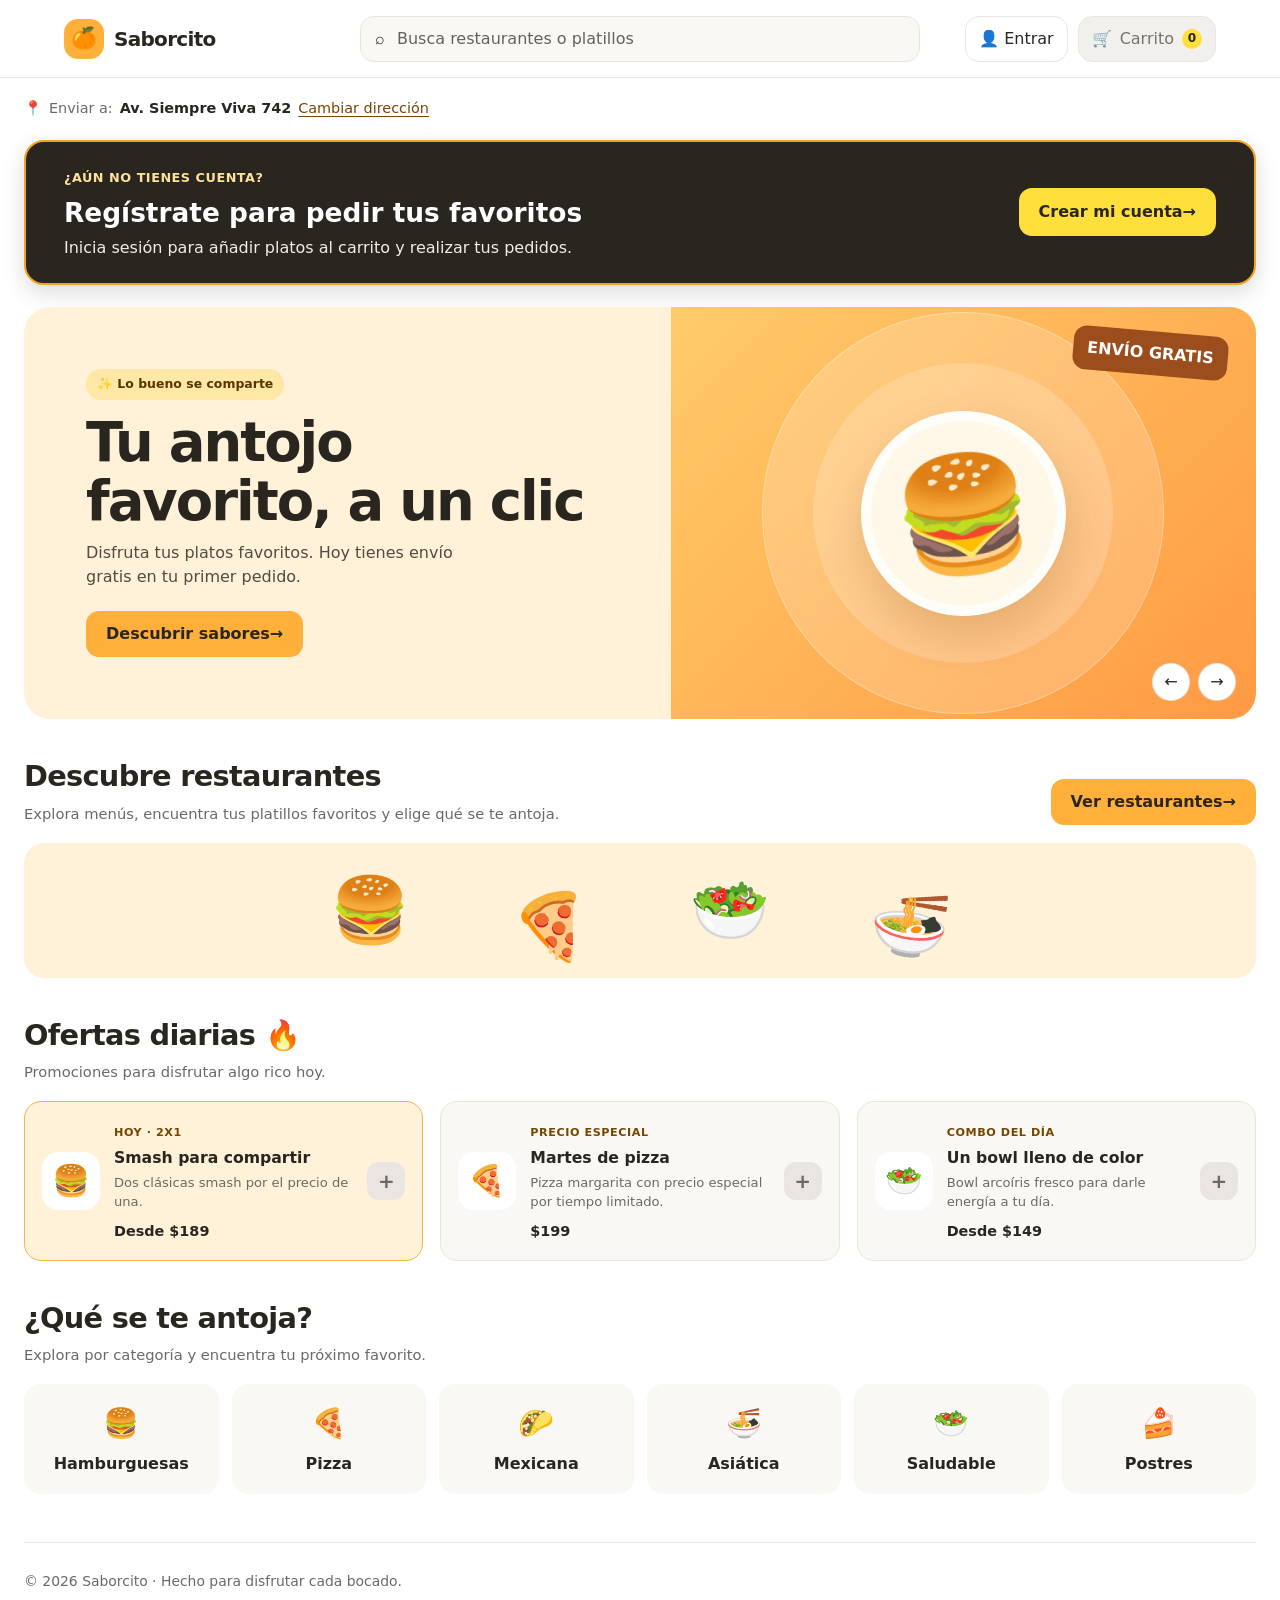
<file: index.html>
<!doctype html>
<html lang="es">
<head>
  <meta charset="utf-8">
  <meta name="viewport" content="width=device-width, initial-scale=1">
  <meta name="theme-color" content="#FFB03B">
  <meta name="description" content="Pide tus platos favoritos y descubre restaurantes cerca de ti en Saborcito.">
  <meta name="saborcito-api-base-url" content="https://gd384485b9fe421-ecommerce.adb.sa-bogota-1.oraclecloudapps.com/ords/admin/v1">
  <title>Saborcito — comida rica, a tu manera</title>
  <link rel="stylesheet" href="styles.css?v=20261028">
</head>
<body>
  <a class="skip-link" href="#contenido">Saltar al contenido principal</a>
  <header class="topbar">
    <a class="brand" href="index.html" aria-label="Saborcito, inicio">
      <span class="brand-mark" aria-hidden="true">🍊</span><span>Saborcito</span>
    </a>
    <div class="search-wrap">
      <label class="search-box" for="search">
        <span aria-hidden="true">⌕</span>
        <input id="search" type="search" autocomplete="off" placeholder="Busca restaurantes o platillos" aria-label="Buscar restaurantes o comidas" aria-controls="search-results">
        <span class="sr-only">Busca por coincidencia en restaurantes y comidas</span>
      </label>
      <div class="search-results" id="search-results" role="listbox" aria-label="Sugerencias de búsqueda" hidden></div>
    </div>
    <nav class="header-actions" aria-label="Acciones de cuenta y pedido">
      <a class="icon-button" id="account-link" href="auth.html" aria-label="Iniciar sesión">👤 <span>Entrar</span></a>
      <button class="icon-button" type="button" id="cart-button" aria-label="Inicia sesión para acceder al carrito" title="Inicia sesión para acceder al carrito" disabled>🛒 <span>Carrito</span><span class="cart-count" id="cart-count" aria-hidden="true">0</span></button>
    </nav>
  </header>

  <main id="contenido">
    <div class="location">
      <span aria-hidden="true">📍</span><span>Enviar a:</span>
      <strong id="address">Av. Siempre Viva 742</strong>
      <button type="button" id="address-button">Cambiar dirección</button>
    </div>

    <section class="signup-prompt" aria-labelledby="signup-title">
      <div>
        <span class="signup-eyebrow">¿Aún no tienes cuenta?</span>
        <h2 id="signup-title">Regístrate para pedir tus favoritos</h2>
        <p>Inicia sesión para añadir platos al carrito y realizar tus pedidos.</p>
      </div>
      <a class="signup-button" href="auth.html?modo=registro">Crear mi cuenta <span aria-hidden="true">→</span></a>
    </section>

    <section class="promo" aria-label="Ofertas y novedades">
      <div class="promo-copy">
        <span class="eyebrow" id="promo-eyebrow">✨ Lo bueno se comparte</span>
        <h1 id="promo-title">Tu antojo favorito, a un clic</h1>
        <p id="promo-description">Disfruta tus platos favoritos. Hoy tienes envío gratis en tu primer pedido.</p>
        <a class="primary-button" href="auth.html" data-restaurant-link>Descubrir sabores <span aria-hidden="true">→</span></a>
      </div>
      <div class="promo-art" aria-hidden="true">
        <span class="promo-tag" id="promo-tag">ENVÍO GRATIS</span>
        <span class="promo-food" id="promo-food">🍔</span>
      </div>
      <div class="carousel-controls" role="group" aria-label="Controles de ofertas">
        <button type="button" id="previous-promo" aria-label="Oferta anterior">←</button>
        <button type="button" id="next-promo" aria-label="Siguiente oferta">→</button>
      </div>
      <p class="sr-only" id="carousel-status" aria-live="polite"></p>
    </section>

    <section class="section" id="favoritos" aria-labelledby="favorites-title" hidden>
      <div class="section-heading">
        <div><h2 id="favorites-title">Tus favoritos <span aria-hidden="true">💛</span></h2><p>Los restaurantes que guardaste para disfrutar cuando quieras.</p></div>
        <a class="text-link" href="auth.html" data-restaurant-link>Ver restaurantes</a>
      </div>
      <div class="restaurant-grid" id="favorites-grid" aria-live="polite"></div>
    </section>

    <section class="section" id="restaurantes" aria-labelledby="restaurants-title">
      <div class="section-heading">
        <div><h2 id="restaurants-title">Descubre restaurantes</h2><p>Explora menús, encuentra tus platillos favoritos y elige qué se te antoja.</p></div>
        <a class="primary-button" href="auth.html" data-restaurant-link>Ver restaurantes <span aria-hidden="true">→</span></a>
      </div>
      <div class="restaurant-directory-promo" aria-hidden="true">
        <span>🍔</span><span>🍕</span><span>🥗</span><span>🍜</span>
      </div>
    </section>

    <section class="section" id="ofertas" aria-labelledby="offers-title">
      <div class="section-heading">
        <div><h2 id="offers-title">Ofertas diarias <span aria-hidden="true">🔥</span></h2><p>Promociones para disfrutar algo rico hoy.</p></div>
      </div>
      <div class="offers-grid">
        <article class="offer-card offer-card-highlight">
          <span class="offer-icon" aria-hidden="true">🍔</span>
          <div class="offer-copy"><span class="offer-tag">HOY · 2X1</span><h3>Smash para compartir</h3><p>Dos clásicas smash por el precio de una.</p><strong>Desde $189</strong></div>
          <button class="add-button" type="button" data-add="burger" aria-label="Inicia sesión para pedir la oferta de smash para compartir" title="Inicia sesión para pedir" disabled>+</button>
        </article>
        <article class="offer-card">
          <span class="offer-icon" aria-hidden="true">🍕</span>
          <div class="offer-copy"><span class="offer-tag">PRECIO ESPECIAL</span><h3>Martes de pizza</h3><p>Pizza margarita con precio especial por tiempo limitado.</p><strong>$199</strong></div>
          <button class="add-button" type="button" data-add="pizza" aria-label="Inicia sesión para pedir la oferta de pizza margarita" title="Inicia sesión para pedir" disabled>+</button>
        </article>
        <article class="offer-card">
          <span class="offer-icon" aria-hidden="true">🥗</span>
          <div class="offer-copy"><span class="offer-tag">COMBO DEL DÍA</span><h3>Un bowl lleno de color</h3><p>Bowl arcoíris fresco para darle energía a tu día.</p><strong>Desde $149</strong></div>
          <button class="add-button" type="button" data-add="salad" aria-label="Inicia sesión para pedir la oferta de bowl arcoíris" title="Inicia sesión para pedir" disabled>+</button>
        </article>
      </div>
    </section>

    <section class="section" id="categorias" aria-labelledby="categories-title">
      <div class="section-heading"><div><h2 id="categories-title">¿Qué se te antoja?</h2><p>Explora por categoría y encuentra tu próximo favorito.</p></div></div>
      <div class="categories">
        <div class="category"><span aria-hidden="true">🍔</span><span>Hamburguesas</span></div>
        <div class="category"><span aria-hidden="true">🍕</span><span>Pizza</span></div>
        <div class="category"><span aria-hidden="true">🌮</span><span>Mexicana</span></div>
        <div class="category"><span aria-hidden="true">🍜</span><span>Asiática</span></div>
        <div class="category"><span aria-hidden="true">🥗</span><span>Saludable</span></div>
        <div class="category"><span aria-hidden="true">🍰</span><span>Postres</span></div>
      </div>
    </section>
    <footer class="site-footer">© 2026 Saborcito · Hecho para disfrutar cada bocado.</footer>
  </main>

  <div class="drawer-backdrop" id="drawer-backdrop" hidden></div>
  <aside class="cart-drawer" id="cart-drawer" role="dialog" aria-modal="true" aria-labelledby="cart-title" hidden>
    <div class="drawer-header"><h2 id="cart-title">Tu carrito</h2><button class="close-button" id="close-cart" type="button" aria-label="Cerrar carrito">×</button></div>
    <div class="cart-items" id="cart-items"></div>
    <div class="cart-total"><span>Total</span><span id="cart-total">$0</span></div>
    <button class="primary-button checkout-button" id="checkout-button" type="button" disabled>Continuar con el pedido</button>
  </aside>
  <div class="notice" id="notice" role="status" aria-live="polite" hidden></div>

  <script src="order-tracker.js?v=20261028" defer></script>
  <script src="script.js?v=20261028" defer></script>
</body>
</html>
</file>
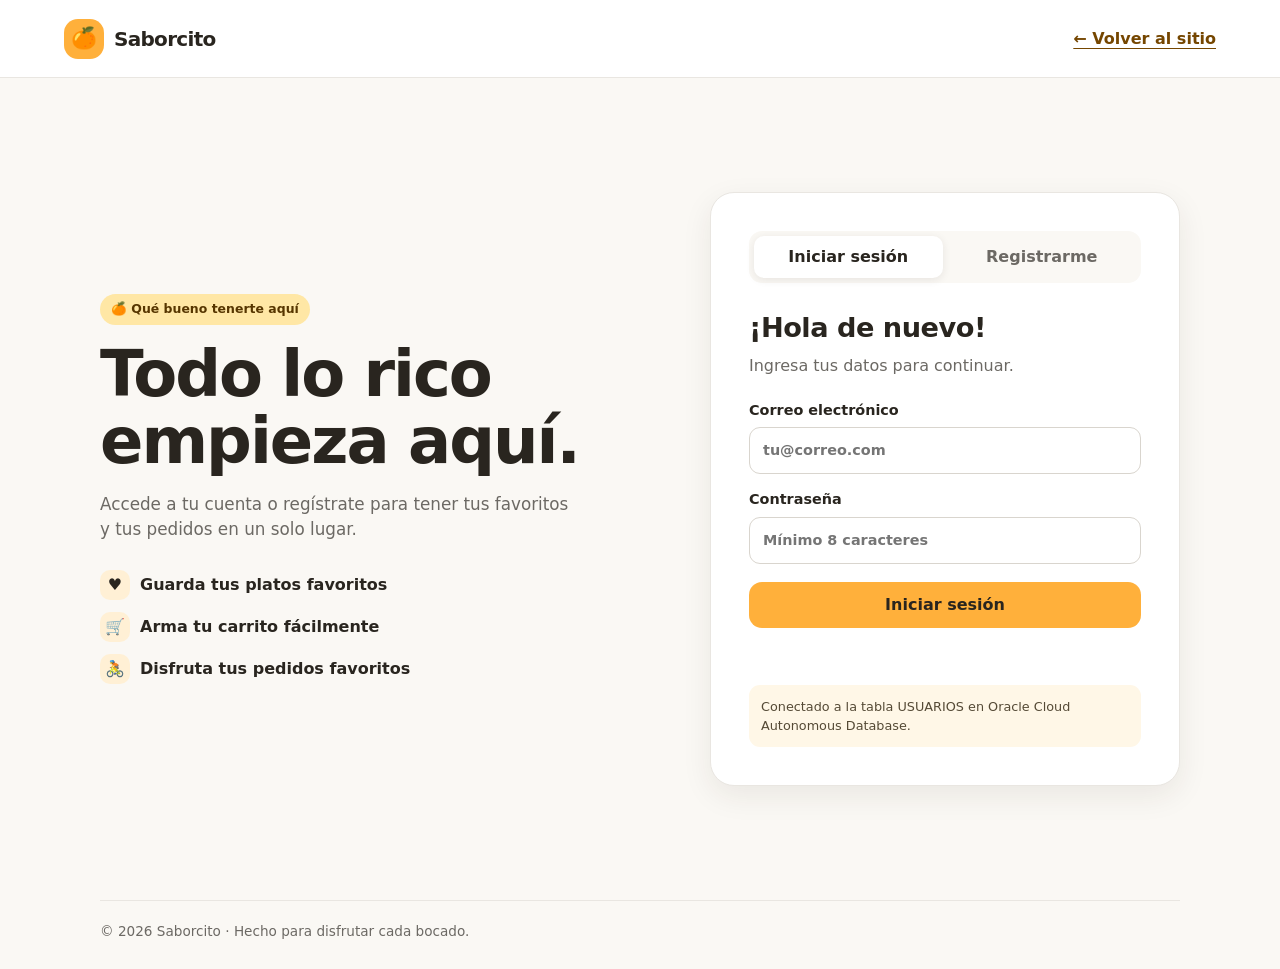
<file: auth.html>
<!doctype html>
<html lang="es">
<head>
  <meta charset="utf-8">
  <meta name="viewport" content="width=device-width, initial-scale=1">
  <meta name="theme-color" content="#FFB03B">
  <meta name="description" content="Inicia sesión o crea tu cuenta de Saborcito.">
  <meta name="saborcito-api-base-url" content="https://gd384485b9fe421-ecommerce.adb.sa-bogota-1.oraclecloudapps.com/ords/admin/v1">
  <title>Entrar o registrarse — Saborcito</title>
  <link rel="stylesheet" href="styles.css?v=20261028">
</head>
<body class="auth-page">
  <a class="skip-link" href="#auth-content">Saltar al formulario</a>
  <header class="topbar auth-topbar">
    <a class="brand" href="index.html" aria-label="Saborcito, inicio">
      <span class="brand-mark" aria-hidden="true">🍊</span><span>Saborcito</span>
    </a>
    <a class="text-link" href="index.html">← Volver al sitio</a>
  </header>

  <main class="auth-main" id="auth-content">
    <section class="auth-intro" aria-labelledby="auth-welcome">
      <span class="eyebrow">🍊 Qué bueno tenerte aquí</span>
      <h1 id="auth-welcome">Todo lo rico empieza aquí.</h1>
      <p>Accede a tu cuenta o regístrate para tener tus favoritos y tus pedidos en un solo lugar.</p>
      <ul class="auth-benefits">
        <li><span aria-hidden="true">♥</span> Guarda tus platos favoritos</li>
        <li><span aria-hidden="true">🛒</span> Arma tu carrito fácilmente</li>
        <li><span aria-hidden="true">🚴</span> Disfruta tus pedidos favoritos</li>
      </ul>
    </section>

    <section class="auth-card" aria-labelledby="form-title">
      <div class="auth-tabs" role="tablist" aria-label="Acceso a la cuenta">
        <button class="auth-tab" id="login-tab" type="button" role="tab" aria-selected="true" aria-controls="account-form" data-mode="login">Iniciar sesión</button>
        <button class="auth-tab" id="register-tab" type="button" role="tab" aria-selected="false" aria-controls="account-form" data-mode="register" tabindex="-1">Registrarme</button>
      </div>
      <h2 id="form-title">¡Hola de nuevo!</h2>
      <p class="auth-subtitle" id="form-subtitle">Ingresa tus datos para continuar.</p>

      <form class="auth-form" id="account-form">
        <div class="auth-field" id="name-field" hidden>
          <label for="full-name">Nombre completo</label>
          <input id="full-name" name="name" type="text" autocomplete="name" minlength="2" disabled>
        </div>
        <label class="auth-field" for="email">
          Correo electrónico
          <input id="email" name="email" type="email" autocomplete="email" placeholder="tu@correo.com" required>
        </label>
        <label class="auth-field" for="password">
          Contraseña
          <input id="password" name="password" type="password" autocomplete="current-password" placeholder="Mínimo 8 caracteres" minlength="8" required>
        </label>
        <div class="auth-field" id="confirm-field" hidden>
          <label for="confirm-password">Confirma tu contraseña</label>
          <input id="confirm-password" name="confirm-password" type="password" autocomplete="new-password" minlength="8" disabled>
        </div>
        <button class="primary-button auth-submit" id="submit-button" type="submit">Iniciar sesión</button>
        <p class="auth-feedback" id="auth-feedback" role="status" aria-live="polite"></p>
      </form>

      <p class="auth-security-note">Conectado a la tabla USUARIOS en Oracle Cloud Autonomous Database.</p>
    </section>
  </main>

  <footer class="auth-footer">© 2026 Saborcito · Hecho para disfrutar cada bocado.</footer>
  <script src="auth.js?v=20261028" defer></script>
</body>
</html>
</file>
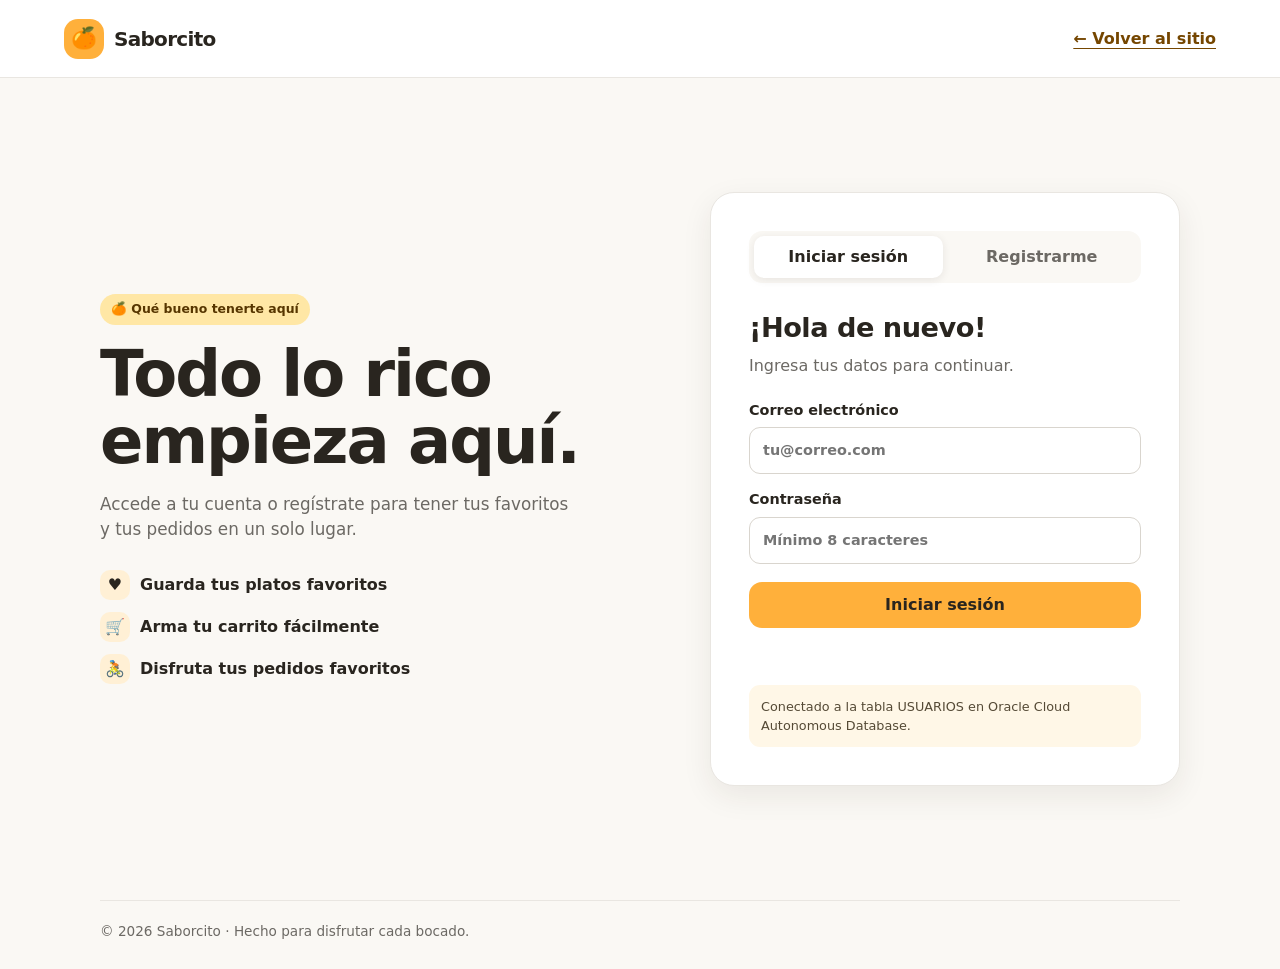
<file: checkout.html>
<!doctype html>
<html lang="es">
<head>
  <meta charset="utf-8">
  <meta name="viewport" content="width=device-width, initial-scale=1">
  <meta name="theme-color" content="#FFB03B">
  <meta name="description" content="Finaliza tu pedido y elige tu método de pago en Saborcito.">
  <meta name="saborcito-api-base-url" content="https://gd384485b9fe421-ecommerce.adb.sa-bogota-1.oraclecloudapps.com/ords/admin/v1">
  <title>Finalizar pedido y pago — Saborcito</title>
  <link rel="stylesheet" href="styles.css?v=20261028">
</head>
<body class="checkout-page">
  <a class="skip-link" href="#checkout-content">Saltar al contenido principal</a>
  <header class="topbar">
    <a class="brand" href="index.html" aria-label="Saborcito, inicio">
      <span class="brand-mark" aria-hidden="true">🍊</span><span>Saborcito</span>
    </a>
    <div class="search-wrap">
      <label class="search-box" for="search">
        <span aria-hidden="true">⌕</span>
        <input id="search" type="search" autocomplete="off" placeholder="Busca restaurantes o platillos para agregar" aria-label="Buscar restaurantes o comidas" aria-controls="search-results">
        <span class="sr-only">Busca por coincidencia en restaurantes y comidas</span>
      </label>
      <div class="search-results" id="search-results" role="listbox" aria-label="Sugerencias de búsqueda" hidden></div>
    </div>
    <nav class="header-actions" aria-label="Acciones de cuenta y pedido">
      <a class="icon-button" href="restaurants.html">🍽️ <span>Seguir pidiendo</span></a>
      <a class="icon-button" id="account-link" href="auth.html" aria-label="Iniciar sesión">👤 <span>Entrar</span></a>
    </nav>
  </header>

  <main class="checkout-main" id="checkout-content">
    <div class="checkout-top-nav">
      <a class="text-link" href="restaurants.html">← Volver a los restaurantes</a>
      <span class="checkout-secure-badge">🔒 Pago 100% simulado y seguro</span>
    </div>

    <div class="checkout-heading">
      <span class="eyebrow">Último paso</span>
      <h1>Finaliza tu pedido</h1>
      <p>Revisa tu dirección, elige cómo quieres pagar (tarjeta o efectivo) y sigue tu entrega en vivo sin interrumpir tu navegación.</p>
    </div>

    <!-- Estado cuando el carrito está vacío y aún no acaba de pagar -->
    <section class="checkout-empty-card" id="checkout-empty-state" hidden>
      <div class="checkout-empty-icon" aria-hidden="true">🛒</div>
      <h2 id="checkout-empty-title">Tu carrito está vacío</h2>
      <p id="checkout-empty-desc">Agrega tus platillos favoritos de cualquier restaurante para proceder al pago. Si ya tienes un pedido en curso, puedes seguir su estado en la ventana emergente inferior.</p>
      <div class="checkout-empty-actions">
        <a class="primary-button" href="restaurants.html">Explorar restaurantes →</a>
        <a class="icon-button" href="index.html">Ir al inicio</a>
      </div>
    </section>

    <!-- Layout principal estilo Uber Eats / Rappi -->
    <form class="checkout-grid" id="checkout-form" novalidate>
      <div class="checkout-steps-col">
        <!-- 1. Dirección y entrega -->
        <section class="checkout-card" aria-labelledby="delivery-section-title">
          <div class="checkout-card-header">
            <span class="checkout-step-num" aria-hidden="true">1</span>
            <div>
              <h2 id="delivery-section-title">Detalles de entrega</h2>
              <p>¿Dónde y cómo recibes tu pedido hoy?</p>
            </div>
          </div>

          <div class="checkout-field-grid">
            <label class="auth-field" for="delivery-address">
              <span>📍 Dirección de entrega</span>
              <input id="delivery-address" name="address" type="text" required value="Av. Siempre Viva 742" placeholder="Calle, número y referencia">
            </label>

            <label class="auth-field" for="delivery-handoff">
              <span>🚪 Modalidad de recepción</span>
              <select id="delivery-handoff" class="checkout-select">
                <option value="Encontrarse en la puerta">Encontrarse en la puerta</option>
                <option value="Dejar en recepción / portería">Dejar en recepción / portería</option>
                <option value="Encontrarse afuera">Encontrarse afuera</option>
              </select>
            </label>
          </div>

          <label class="auth-field" for="delivery-notes">
            <span>📝 Instrucciones para el repartidor (opcional)</span>
            <input id="delivery-notes" name="notes" type="text" placeholder="Ej. Casa de rejas negras, tocar el timbre 2B">
          </label>

          <div class="delivery-speed-group" role="radiogroup" aria-label="Velocidad de entrega">
            <label class="delivery-speed-option is-selected" data-speed-card="standard">
              <input type="radio" name="deliverySpeed" value="standard" checked>
              <span class="speed-icon" aria-hidden="true">🛵</span>
              <span class="speed-copy">
                <strong>Estándar (20–30 min)</strong>
                <small>Entrega habitual a tu domicilio</small>
              </span>
              <span class="speed-price">Gratis</span>
            </label>

            <label class="delivery-speed-option" data-speed-card="priority">
              <input type="radio" name="deliverySpeed" value="priority">
              <span class="speed-icon" aria-hidden="true">⚡</span>
              <span class="speed-copy">
                <strong>Prioritario (15–20 min)</strong>
                <small>Directo a ti sin escalas intermedias</small>
              </span>
              <span class="speed-price">+$1.50</span>
            </label>
          </div>
        </section>

        <!-- 2. Método de pago: Tarjeta o Efectivo -->
        <section class="checkout-card" aria-labelledby="payment-section-title">
          <div class="checkout-card-header">
            <span class="checkout-step-num" aria-hidden="true">2</span>
            <div>
              <h2 id="payment-section-title">Método de pago</h2>
              <p>Selecciona tarjeta o efectivo para simular tu pago.</p>
            </div>
          </div>

          <div class="payment-method-tabs" role="radiogroup" aria-label="Tipo de pago">
            <label class="payment-method-card is-selected" data-method-card="card">
              <input type="radio" name="paymentMethod" value="card" checked>
              <span class="payment-method-icon" aria-hidden="true">💳</span>
              <div>
                <strong>Tarjeta de crédito / débito</strong>
                <small>Visa, Mastercard, Amex · Cargo inmediato</small>
              </div>
            </label>

            <label class="payment-method-card" data-method-card="cash">
              <input type="radio" name="paymentMethod" value="cash">
              <span class="payment-method-icon" aria-hidden="true">💵</span>
              <div>
                <strong>Efectivo al recibir</strong>
                <small>Paga directamente al repartidor en tu puerta</small>
              </div>
            </label>
          </div>

          <!-- Panel Tarjeta -->
          <div class="payment-panel" id="payment-panel-card">
            <div class="saved-cards-list" role="radiogroup" aria-label="Tarjetas disponibles">
              <label class="saved-card-item is-selected" data-card-choice="saved">
                <input type="radio" name="cardSource" value="saved" checked>
                <span class="card-brand-badge">VISA</span>
                <span class="saved-card-info">
                  <strong>Tarjeta personal •••• 4242</strong>
                  <small>Vence 09/28 · Predeterminada</small>
                </span>
              </label>
              <label class="saved-card-item" data-card-choice="new">
                <input type="radio" name="cardSource" value="new">
                <span class="card-brand-badge card-brand-new">+</span>
                <span class="saved-card-info">
                  <strong>Ingresar otra tarjeta</strong>
                  <small>Simular pago con nuevos datos de tarjeta</small>
                </span>
              </label>
            </div>

            <div class="new-card-fields" id="new-card-fields" hidden>
              <label class="auth-field" for="card-holder">
                <span>Nombre en la tarjeta</span>
                <input id="card-holder" type="text" autocomplete="cc-name" placeholder="Ej. Carlos Mendoza">
              </label>
              <label class="auth-field" for="card-number">
                <span>Número de tarjeta</span>
                <input id="card-number" type="text" inputmode="numeric" maxlength="19" autocomplete="cc-number" placeholder="4532 •••• •••• 8891">
              </label>
              <div class="checkout-field-grid">
                <label class="auth-field" for="card-expiry">
                  <span>Vencimiento (MM/AA)</span>
                  <input id="card-expiry" type="text" inputmode="numeric" maxlength="5" autocomplete="cc-exp" placeholder="08/29">
                </label>
                <label class="auth-field" for="card-cvv">
                  <span>Código CVV</span>
                  <input id="card-cvv" type="password" inputmode="numeric" maxlength="4" autocomplete="cc-csc" placeholder="123">
                </label>
              </div>
            </div>
          </div>

          <!-- Panel Efectivo -->
          <div class="payment-panel" id="payment-panel-cash" hidden>
            <p class="cash-helper-text">¿Con qué billete o monto vas a pagar para que el repartidor lleve cambio?</p>
            <div class="cash-presets" id="cash-presets">
              <button type="button" class="cash-preset-btn is-selected" data-cash-preset="exact">Pago exacto</button>
              <button type="button" class="cash-preset-btn" data-cash-preset="20">$20.00</button>
              <button type="button" class="cash-preset-btn" data-cash-preset="50">$50.00</button>
              <button type="button" class="cash-preset-btn" data-cash-preset="100">$100.00</button>
            </div>
            <label class="auth-field cash-custom-field" for="cash-amount">
              <span>O ingresa otro monto en efectivo ($)</span>
              <input id="cash-amount" type="number" min="0" step="0.5" placeholder="Ej. 30.00">
            </label>
            <p class="cash-change-preview" id="cash-change-preview">El repartidor recibirá el pago exacto en efectivo.</p>
          </div>
        </section>

        <!-- 3. Propina para el repartidor -->
        <section class="checkout-card" aria-labelledby="tip-section-title">
          <div class="checkout-card-header">
            <span class="checkout-step-num" aria-hidden="true">3</span>
            <div>
              <h2 id="tip-section-title">Propina para tu repartidor</h2>
              <p>El 100% de tu propina va directo a quien entrega tu pedido.</p>
            </div>
          </div>
          <div class="tip-buttons" role="group" aria-label="Propina">
            <button type="button" class="tip-btn" data-tip="0">Sin propina</button>
            <button type="button" class="tip-btn is-selected" data-tip="1">$1.00 💛</button>
            <button type="button" class="tip-btn" data-tip="2">$2.00 🙌</button>
            <button type="button" class="tip-btn" data-tip="3">$3.00 🚀</button>
          </div>
        </section>
      </div>

      <!-- Columna derecha: Resumen de productos y botón de pago -->
      <aside class="checkout-summary-col" aria-labelledby="summary-title">
        <div class="checkout-card checkout-summary-card">
          <div class="summary-header">
            <h2 id="summary-title">Resumen del pedido</h2>
            <a class="text-link" href="restaurants.html">+ Agregar más</a>
          </div>

          <div class="checkout-items-list" id="checkout-items-list" aria-live="polite"></div>

          <div class="checkout-cost-breakdown">
            <div class="cost-row">
              <span>Subtotal de productos</span>
              <strong id="summary-subtotal">$0.00</strong>
            </div>
            <div class="cost-row">
              <span>Costo de envío</span>
              <strong id="summary-delivery">Gratis</strong>
            </div>
            <div class="cost-row">
              <span>Tarifa de servicio</span>
              <strong id="summary-service">$0.99</strong>
            </div>
            <div class="cost-row">
              <span>Propina repartidor</span>
              <strong id="summary-tip">$1.00</strong>
            </div>
            <div class="cost-row cost-row-total">
              <span>Total a pagar</span>
              <strong id="summary-total">$0.00</strong>
            </div>
          </div>

          <p class="checkout-feedback" id="checkout-feedback" role="alert" hidden></p>

          <button class="primary-button confirm-pay-button" id="confirm-payment-btn" type="submit">
            Confirmar y pagar
          </button>

          <p class="checkout-nonblocking-note">
            ✨ Al pagar se abrirá el <strong>seguimiento en vivo emergente</strong>. Podrás seguir navegando o hacer otro pedido sin bloqueos.
          </p>
        </div>
      </aside>
    </form>
  </main>

  <div class="notice" id="notice" role="status" aria-live="polite" hidden></div>
  <footer class="auth-footer restaurant-footer">© 2026 Saborcito · Hecho para disfrutar cada bocado.</footer>

  <script src="order-tracker.js?v=20261028" defer></script>
  <script src="checkout.js?v=20261028" defer></script>
</body>
</html>
</file>
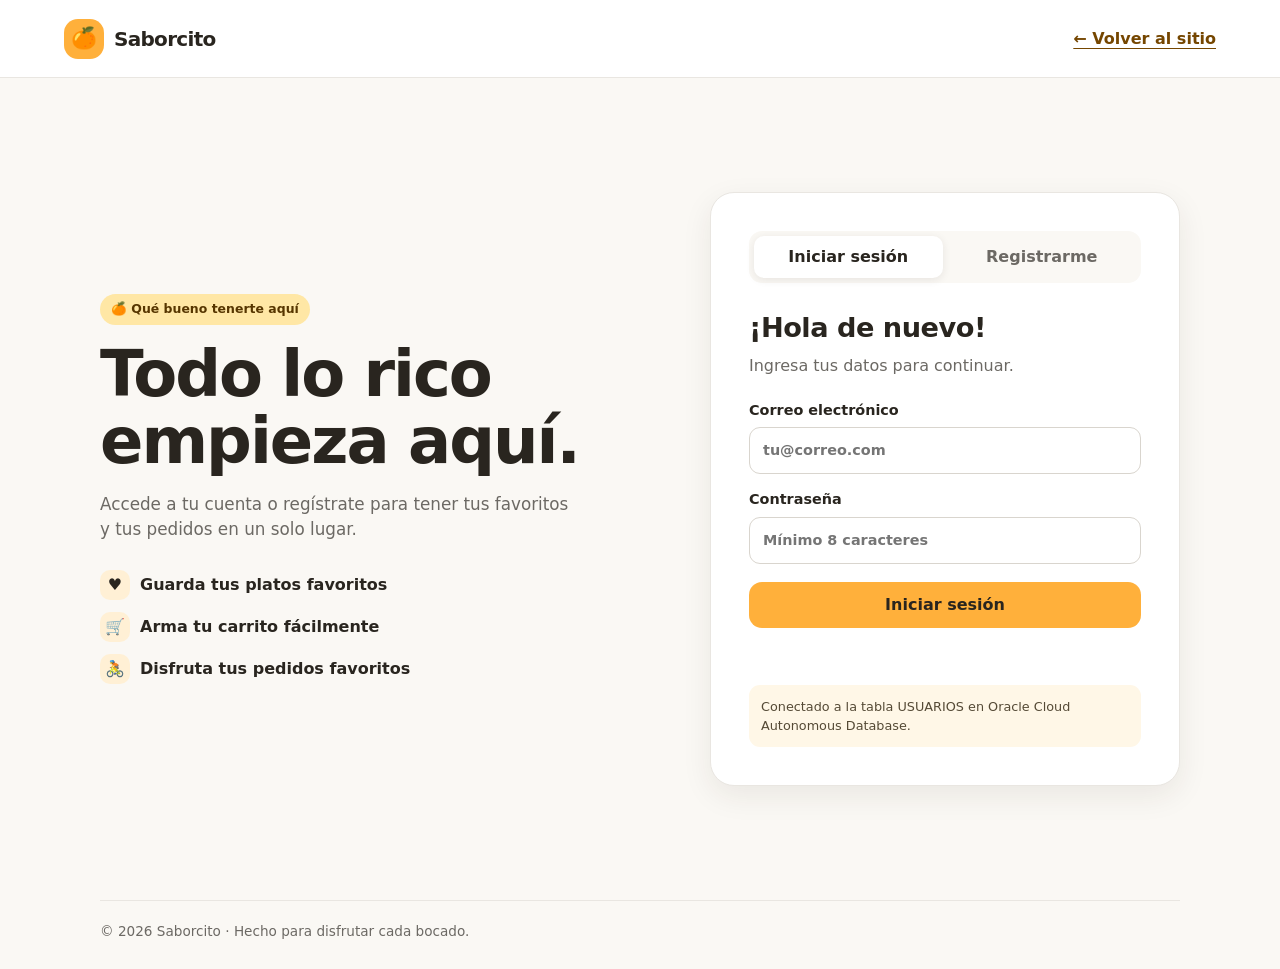
<file: restaurants.html>
<!doctype html>
<html lang="es">
<head>
  <meta charset="utf-8">
  <meta name="viewport" content="width=device-width, initial-scale=1">
  <meta name="theme-color" content="#FFB03B">
  <meta name="description" content="Descubre el menú y tus últimos pedidos de tu restaurante favorito en Saborcito.">
  <meta name="saborcito-api-base-url" content="https://gd384485b9fe421-ecommerce.adb.sa-bogota-1.oraclecloudapps.com/ords/admin/v1">
  <title>Menú — Saborcito</title>
  <link rel="stylesheet" href="styles.css?v=20261028">
</head>
<body class="restaurant-page">
  <a class="skip-link" href="#restaurant-content">Saltar al contenido principal</a>
  <header class="topbar">
    <a class="brand" href="index.html" aria-label="Saborcito, inicio">
      <span class="brand-mark" aria-hidden="true">🍊</span><span>Saborcito</span>
    </a>
    <div class="search-wrap">
      <label class="search-box" for="search">
        <span aria-hidden="true">⌕</span>
        <input id="search" type="search" autocomplete="off" placeholder="Busca restaurantes o platillos" aria-label="Buscar restaurantes o comidas" aria-controls="search-results">
        <span class="sr-only">Busca por coincidencia en restaurantes y comidas</span>
      </label>
      <div class="search-results" id="search-results" role="listbox" aria-label="Sugerencias de búsqueda" hidden></div>
    </div>
    <nav class="header-actions" aria-label="Acciones de cuenta y pedido">
      <a class="icon-button" id="account-link" href="auth.html" aria-label="Iniciar sesión">👤 <span>Entrar</span></a>
      <button class="icon-button" type="button" id="cart-button" aria-label="Inicia sesión para acceder al carrito" title="Inicia sesión para acceder al carrito" disabled>🛒 <span>Carrito</span><span class="cart-count" id="cart-count" aria-hidden="true">0</span></button>
    </nav>
  </header>

  <main class="restaurant-main" id="restaurant-content">
    <section class="restaurant-page-intro" id="restaurant-page-intro" aria-labelledby="restaurant-page-title" hidden>
      <span class="eyebrow">Un menú para ti</span>
      <h1 id="restaurant-page-title">Restaurantes disponibles</h1>
      <p id="restaurant-page-subtitle">Selecciona un restaurante para ver su pantalla plantilla.</p>
    </section>

    <p class="catalog-source-note" id="catalog-source-note" role="status">Conectando con el catálogo...</p>

    <section class="section" id="restaurant-directory-section" aria-labelledby="directory-title" hidden>
      <div class="section-heading">
        <div>
          <h2 id="directory-title">Elige un restaurante</h2>
          <p id="directory-description">Selecciona cualquiera de los restaurantes en la nube para abrir su plantilla dinámica.</p>
        </div>
      </div>
      <div class="restaurant-grid" id="restaurant-directory-grid" aria-live="polite"></div>
    </section>

    <section class="restaurant-detail-section" id="restaurant-detail-section" aria-labelledby="restaurant-detail-title" hidden>
      <!-- 1. Banner del restaurante -->
      <div class="restaurant-banner" id="restaurant-banner">
        <span class="restaurant-banner-label" id="restaurant-banner-label">Banner del restaurante</span>
      </div>

      <!-- 2. Cabecera con Logo circular, Nombre + Estrellas y Botón de Guardar (Bookmark) -->
      <header class="restaurant-identity-bar">
        <div class="restaurant-identity-main">
          <div class="restaurant-logo-circle" id="restaurant-detail-icon" aria-hidden="true">Logo</div>
          <div class="restaurant-title-block">
            <p class="offer-tag" id="restaurant-detail-category"></p>
            <h1 id="restaurant-detail-title">Nombre restaurante</h1>
            <div class="restaurant-stars-row">
              <span class="restaurant-stars" id="restaurant-detail-stars" aria-hidden="true">★ ★ ★ ★ ★</span>
              <span class="rating" id="restaurant-detail-meta"></span>
            </div>
            <p class="restaurant-address-note" id="restaurant-detail-description"></p>
          </div>
        </div>
        <button class="bookmark-button" id="restaurant-bookmark" type="button" aria-pressed="false" aria-label="Guardar restaurante en favoritos" title="Guardar restaurante">
          <svg viewBox="0 0 24 24" width="34" height="34" fill="none" stroke="currentColor" stroke-width="2.2" stroke-linecap="round" stroke-linejoin="round" aria-hidden="true">
            <path d="M19 21l-7-5-7 5V5a2 2 0 0 1 2-2h10a2 2 0 0 1 2 2z"></path>
          </svg>
        </button>
      </header>

      <!-- 3. Sección Últimos pedidos (solo se muestra si el usuario ha pedido en este restaurante) -->
      <section class="restaurant-recent-section" id="restaurant-recent-section" aria-labelledby="restaurant-recent-title" hidden>
        <h2 class="recent-orders-heading" id="restaurant-recent-title">Últimos pedidos</h2>
        <div class="recent-orders-grid" id="restaurant-recent-grid" aria-live="polite"></div>
      </section>

      <!-- 4. Menú completo del restaurante -->
      <div class="section-heading restaurant-menu-header">
        <div>
          <h2 id="menu-title">Menú</h2>
          <p id="menu-description"></p>
        </div>
      </div>
      <div id="restaurant-menu-sections" aria-live="polite"></div>
    </section>

    <section class="catalog-error" id="catalog-error" role="alert" hidden>
      <h2>No se pudo mostrar el menú</h2>
      <p id="catalog-error-message"></p>
    </section>
  </main>

  <div class="drawer-backdrop" id="drawer-backdrop" hidden></div>
  <aside class="cart-drawer" id="cart-drawer" role="dialog" aria-modal="true" aria-labelledby="cart-title" hidden>
    <div class="drawer-header"><h2 id="cart-title">Tu carrito</h2><button class="close-button" id="close-cart" type="button" aria-label="Cerrar carrito">×</button></div>
    <div class="cart-items" id="cart-items"><p class="empty-state">Tu carrito está vacío. ¡Elige algo delicioso!</p></div>
    <div class="cart-total"><span>Total</span><span id="cart-total">$0</span></div>
    <button class="primary-button checkout-button" id="checkout-button" type="button">Realizar pedido</button>
  </aside>
  <div class="notice" id="notice" role="status" aria-live="polite" hidden></div>

  <footer class="auth-footer restaurant-footer">© 2026 Saborcito · Hecho para disfrutar cada bocado.</footer>
  <script src="order-tracker.js?v=20261028" defer></script>
  <script src="restaurants.js?v=20261028" defer></script>
</body>
</html>
</file>
<file: styles.css>
:root {
      color-scheme: light;
      --orange: #FFB03B;
      --yellow: #FFDF3B;
      --coral: #FF8F3B;
      --ink: #29251f;
      --muted: #6c6964;
      --line: #e9e6e1;
      --surface: #fff;
      --wash: #faf8f4;
      --green: #276749;
      --shadow: 0 10px 30px rgb(48 39 25 / 8%);
      font-family: Inter, ui-sans-serif, system-ui, -apple-system, BlinkMacSystemFont, "Segoe UI", sans-serif;
      font-synthesis: none;
      text-rendering: optimizeLegibility;
    }

    * { box-sizing: border-box; }
    body { margin: 0; color: var(--ink); background: var(--surface); line-height: 1.5; }
    button, input { font: inherit; }
    button { color: inherit; }
    a { color: inherit; }
    :focus-visible { outline: 3px solid #704000; outline-offset: 3px; }
    .skip-link { position: fixed; z-index: 20; top: 8px; left: 8px; padding: 10px 14px; color: #fff; background: #29251f; border-radius: 8px; transform: translateY(-160%); }
    .skip-link:focus { transform: translateY(0); }

    .topbar { position: sticky; z-index: 10; top: 0; display: grid; grid-template-columns: 1fr minmax(260px, 560px) 1fr; align-items: center; gap: 24px; min-height: 78px; padding: 12px clamp(20px, 5vw, 76px); background: rgb(255 255 255 / 96%); border-bottom: 1px solid var(--line); backdrop-filter: blur(12px); }
    .brand { display: inline-flex; align-items: center; gap: 10px; width: max-content; color: var(--ink); text-decoration: none; font-size: 1.25rem; font-weight: 850; letter-spacing: -.7px; }
    .brand-mark { display: grid; width: 40px; height: 40px; place-items: center; background: var(--orange); border-radius: 14px; font-size: 1.3rem; }
    .search-wrap { position: relative; }
    .search-box { display: flex; align-items: center; gap: 10px; min-height: 46px; padding: 0 14px; background: var(--wash); border: 1px solid #e9e4dc; border-radius: 14px; }
    .search-box:focus-within { border-color: #8b5c0b; box-shadow: 0 0 0 3px rgb(255 176 59 / 22%); }
    .search-box input { width: 100%; color: var(--ink); background: transparent; border: 0; outline: 0; }
    .search-box input::placeholder { color: #64615c; }
    .search-results { position: absolute; z-index: 12; top: calc(100% + 8px); right: 0; left: 0; padding: 8px; background: white; border: 1px solid var(--line); border-radius: 14px; box-shadow: var(--shadow); }
    .search-results[hidden] { display: none; }
    .search-result { display: block; width: 100%; padding: 11px 12px; text-align: left; background: white; border: 0; border-radius: 9px; cursor: pointer; }
    .search-result:hover, .search-result:focus-visible { background: var(--wash); }
    .header-actions { display: flex; justify-content: flex-end; gap: 10px; }
    .restaurants-nav-link { display: inline-flex; align-items: center; padding: 0 4px; white-space: nowrap; }
    .icon-button { position: relative; display: inline-flex; align-items: center; justify-content: center; gap: 8px; min-width: 46px; min-height: 46px; padding: 0 13px; background: white; border: 1px solid var(--line); border-radius: 14px; cursor: pointer; }
    .header-actions #account-link { max-width: 190px; overflow: hidden; text-overflow: ellipsis; white-space: nowrap; }
    .icon-button:hover { background: var(--wash); }
    a.icon-button { text-decoration: none; }
    .icon-button:disabled { color: #77716a; background: #f2f0ec; cursor: not-allowed; }
    .cart-count { display: grid; min-width: 20px; height: 20px; place-items: center; padding: 0 5px; color: var(--ink); background: var(--yellow); border-radius: 999px; font-size: .76rem; font-weight: 800; }

    main { width: min(1240px, calc(100% - 48px)); margin: 0 auto; }
    .location { display: flex; align-items: center; gap: 7px; padding: 20px 0 16px; color: var(--muted); font-size: .9rem; }
    .location strong { color: var(--ink); }
    .location button { padding: 0; color: #754600; background: none; border: 0; text-decoration: underline; text-underline-offset: 3px; cursor: pointer; }

    .signup-prompt { display: flex; align-items: center; justify-content: space-between; gap: 24px; margin: 4px 0 22px; padding: 23px clamp(20px, 4vw, 38px); color: white; background: #29251f; border: 2px solid #f0a220; border-radius: 20px; box-shadow: 0 8px 22px rgb(41 37 31 / 16%); }
    .signup-prompt[hidden] { display: none; }
    .signup-prompt .signup-eyebrow { color: #ffe19b; font-size: .8rem; font-weight: 800; letter-spacing: .04em; text-transform: uppercase; }
    .signup-prompt h2 { margin: 4px 0; font-size: clamp(1.2rem, 2.5vw, 1.65rem); }
    .signup-prompt p { margin: 0; color: #f2eee7; }
    .signup-button { display: inline-flex; flex: 0 0 auto; align-items: center; justify-content: center; min-height: 48px; padding: 0 20px; color: #29251f; background: var(--yellow); border: 0; border-radius: 13px; font-weight: 850; text-decoration: none; cursor: pointer; }
    .signup-button:hover { background: #ffe965; }

    .promo { position: relative; display: grid; grid-template-columns: 1.05fr .95fr; min-height: 300px; overflow: hidden; background: #fff2d9; border-radius: 26px; }
    .promo-copy { z-index: 1; align-self: center; padding: clamp(28px, 5vw, 62px); }
    .eyebrow { display: inline-flex; align-items: center; gap: 7px; padding: 6px 11px; color: #573600; background: #ffe7a5; border-radius: 999px; font-size: .78rem; font-weight: 750; }
    .promo h1 { max-width: 520px; margin: 14px 0 10px; font-size: clamp(2rem, 4.5vw, 3.4rem); line-height: 1.08; letter-spacing: -2px; }
    .promo-copy p { max-width: 390px; margin: 0 0 22px; color: #514b40; }
    .primary-button { display: inline-flex; min-height: 46px; align-items: center; justify-content: center; padding: 0 20px; color: #29251f; background: var(--orange); border: 0; border-radius: 13px; font-weight: 800; text-decoration: none; cursor: pointer; }
    .primary-button:hover { background: #f7a522; }
    .promo-art { position: relative; display: grid; min-height: 240px; place-items: center; overflow: hidden; background: linear-gradient(135deg, #ffcb69, #ff9a43); }
    .promo-art::before, .promo-art::after { position: absolute; content: ""; background: rgb(255 255 255 / 18%); border-radius: 50%; }
    .promo-art::before { width: 300px; height: 300px; }
    .promo-art::after { width: 400px; height: 400px; border: 1px solid rgb(255 255 255 / 30%); }
    .promo-food { z-index: 1; display: grid; width: 205px; height: 205px; place-items: center; background: #fff8e9; border: 10px solid rgb(255 255 255 / 70%); border-radius: 50%; box-shadow: 0 20px 45px rgb(110 61 0 / 19%); font-size: 7rem; transform: rotate(-8deg); }
    .promo-tag { position: absolute; z-index: 2; top: 24px; right: 28px; padding: 10px 14px; color: #fff; background: #9b4d1b; border-radius: 13px; font-weight: 800; transform: rotate(5deg); }
    .carousel-controls { position: absolute; z-index: 3; right: 20px; bottom: 18px; display: flex; gap: 8px; }
    .carousel-controls button { display: grid; width: 38px; height: 38px; place-items: center; background: white; border: 1px solid rgb(40 35 27 / 12%); border-radius: 50%; cursor: pointer; }

    .section { padding: 36px 0 0; }
    .section-heading { display: flex; align-items: end; justify-content: space-between; gap: 16px; margin-bottom: 18px; }
    .section-heading h2 { margin: 0; font-size: clamp(1.35rem, 2.5vw, 1.8rem); letter-spacing: -.7px; }
    .section-heading p { margin: 4px 0 0; color: var(--muted); font-size: .92rem; }
    .text-link { color: #754600; font-weight: 750; text-decoration-thickness: 1px; text-underline-offset: 4px; }
    .filters { display: flex; gap: 9px; margin: 0 0 19px; overflow-x: auto; padding: 2px 2px 6px; scrollbar-width: thin; }
    .filter-button { flex: 0 0 auto; min-height: 40px; padding: 0 15px; background: white; border: 1px solid var(--line); border-radius: 999px; cursor: pointer; }
    .filter-button[aria-pressed="true"] { background: #fff0d5; border-color: var(--orange); font-weight: 750; }
    .food-grid { display: grid; grid-template-columns: repeat(4, minmax(0, 1fr)); gap: 18px; }
    .food-card { min-width: 0; overflow: hidden; background: white; border: 1px solid var(--line); border-radius: 17px; transition: transform .18s ease, box-shadow .18s ease; }
    .food-card:hover { transform: translateY(-3px); box-shadow: var(--shadow); }
    .food-image { position: relative; height: 155px; overflow: hidden; background: #f7e9d2; }
    .food-image img { width: 100%; height: 100%; object-fit: cover; }
    .food-image-placeholder { display: grid; width: 100%; height: 100%; place-items: center; font-size: 3.5rem; }
    .food-image .heart-button { position: absolute; top: 10px; right: 10px; display: grid; width: 38px; height: 38px; place-items: center; color: #29251f; background: white; border: 0; border-radius: 50%; font-size: 1.15rem; cursor: pointer; box-shadow: 0 2px 8px rgb(0 0 0 / 12%); }
    .heart-button[aria-pressed="true"] { color: #a32e2e; }
    .food-info { padding: 13px; }
    .food-name { margin: 0; font-size: 1rem; }
    .food-description { min-height: 40px; margin: 4px 0 11px; color: var(--muted); font-size: .84rem; }
    .food-bottom { display: flex; align-items: center; justify-content: space-between; gap: 8px; }
    .price { font-weight: 800; }
    .add-button { display: grid; width: 38px; height: 38px; place-items: center; color: #29251f; background: var(--yellow); border: 0; border-radius: 12px; font-size: 1.25rem; font-weight: 800; cursor: pointer; }
    .add-button:hover { background: #f5d21e; }
    .empty-state { grid-column: 1 / -1; padding: 24px; color: var(--muted); background: var(--wash); border-radius: 14px; text-align: center; }

    .restaurant-grid { display: grid; grid-template-columns: repeat(3, minmax(0, 1fr)); gap: 17px; }
    .restaurant-card { display: flex; align-items: center; gap: 13px; min-width: 0; padding: 14px; background: white; border: 1px solid var(--line); border-radius: 16px; }
    .restaurant-icon { display: grid; flex: 0 0 58px; height: 58px; place-items: center; background: #fff0d5; border-radius: 15px; font-size: 1.9rem; }
    .restaurant-card h3 { margin: 0; font-size: .98rem; }
    .restaurant-card p { margin: 3px 0 0; color: var(--muted); font-size: .82rem; }
    .restaurant-copy { min-width: 0; }
    .restaurant-menu-link { display: inline-block; margin-top: 8px; padding: 0; color: #754600; background: transparent; border: 0; font-size: .86rem; font-weight: 750; text-decoration: none; cursor: pointer; }
    .restaurant-menu-link:hover { text-decoration: underline; text-underline-offset: 3px; }
    .rating { color: #6a4a08; font-weight: 750; }
    .restaurant-directory-promo { display: flex; align-items: center; justify-content: center; gap: clamp(24px, 8vw, 100px); min-height: 135px; background: #fff2d9; border-radius: 20px; font-size: clamp(2.4rem, 6vw, 4rem); }
    .restaurant-directory-promo span:nth-child(even) { transform: translateY(14px) rotate(9deg); }
    .offers-grid { display: grid; grid-template-columns: repeat(3, minmax(0, 1fr)); gap: 17px; }
    .offer-card { display: flex; align-items: center; gap: 14px; min-width: 0; padding: 17px; background: var(--wash); border: 1px solid var(--line); border-radius: 17px; }
    .offer-card-highlight { background: #fff2d9; border-color: #f0b54d; }
    .offer-icon { display: grid; flex: 0 0 58px; height: 58px; place-items: center; background: white; border-radius: 16px; font-size: 1.9rem; }
    .offer-copy { flex: 1; min-width: 0; }
    .offer-tag { color: #754600; font-size: .7rem; font-weight: 850; letter-spacing: .05em; }
    .offer-copy h3 { margin: 3px 0; font-size: .98rem; }
    .offer-copy p { margin: 0 0 7px; color: var(--muted); font-size: .82rem; }
    .offer-copy strong { font-size: .9rem; }
    .categories { display: grid; grid-template-columns: repeat(6, 1fr); gap: 13px; }
    .category { display: grid; min-height: 110px; align-content: center; justify-items: center; gap: 7px; background: var(--wash); border: 1px solid transparent; border-radius: 16px; font-weight: 700; }
    .category span:first-child { font-size: 1.8rem; }
    .site-footer { margin-top: 48px; padding: 28px 0; border-top: 1px solid var(--line); color: var(--muted); font-size: .87rem; }

    .drawer-backdrop { position: fixed; z-index: 30; inset: 0; background: rgb(24 21 17 / 42%); }
    .drawer-backdrop[hidden] { display: none; }
    .cart-drawer { position: fixed; z-index: 31; top: 0; right: 0; display: flex; width: min(420px, 100%); height: 100dvh; flex-direction: column; padding: 24px; background: white; box-shadow: -10px 0 30px rgb(0 0 0 / 12%); }
    .cart-drawer[hidden] { display: none; }
    .drawer-header { display: flex; align-items: center; justify-content: space-between; padding-bottom: 16px; border-bottom: 1px solid var(--line); }
    .drawer-header h2 { margin: 0; font-size: 1.35rem; }
    .close-button { width: 42px; height: 42px; background: var(--wash); border: 0; border-radius: 12px; font-size: 1.2rem; cursor: pointer; }
    .cart-items { flex: 1; overflow: auto; padding: 12px 0; }
    .cart-item { display: flex; align-items: center; justify-content: space-between; gap: 12px; padding: 13px 0; border-bottom: 1px solid var(--line); }
    .cart-item p { margin: 3px 0 0; color: var(--muted); font-size: .88rem; }
    .quantity-controls { display: flex; align-items: center; gap: 9px; }
    .quantity-controls button { width: 32px; height: 32px; background: var(--wash); border: 1px solid var(--line); border-radius: 10px; cursor: pointer; }
    .cart-total { display: flex; justify-content: space-between; padding: 17px 0; font-weight: 800; }
    .checkout-button { width: 100%; }
    .checkout-button:disabled, .add-button:disabled { color: #6c6964; background: #e9e6e1; cursor: not-allowed; }
    .notice { position: fixed; z-index: 40; right: 20px; bottom: 20px; max-width: min(380px, calc(100% - 40px)); padding: 13px 17px; color: white; background: #29251f; border-radius: 12px; box-shadow: var(--shadow); }
    .notice[hidden] { display: none; }
    .sr-only { position: absolute; width: 1px; height: 1px; padding: 0; margin: -1px; overflow: hidden; clip: rect(0, 0, 0, 0); white-space: nowrap; border: 0; }

    .auth-page { min-height: 100vh; background: var(--wash); }
    .auth-topbar { display: flex; justify-content: space-between; }
    .auth-topbar .text-link { display: inline-flex; align-items: center; }
    .auth-main { display: grid; width: min(1080px, calc(100% - 40px)); min-height: calc(100vh - 78px); grid-template-columns: 1fr minmax(360px, 470px); align-items: center; gap: clamp(36px, 7vw, 90px); padding: 48px 0; }
    .auth-intro { max-width: 480px; }
    .auth-intro .eyebrow { margin-bottom: 16px; }
    .auth-intro h1 { margin: 0 0 14px; font-size: clamp(2.4rem, 5vw, 4rem); line-height: 1.05; letter-spacing: -2px; }
    .auth-intro p { color: var(--muted); font-size: 1.05rem; }
    .auth-benefits { display: grid; gap: 12px; margin: 28px 0 0; padding: 0; list-style: none; }
    .auth-benefits li { display: flex; align-items: center; gap: 10px; font-weight: 650; }
    .auth-benefits span { display: grid; width: 30px; height: 30px; place-items: center; background: #fff0d5; border-radius: 10px; }
    .auth-card { padding: clamp(24px, 4vw, 38px); background: white; border: 1px solid var(--line); border-radius: 24px; box-shadow: var(--shadow); }
    .auth-tabs { display: grid; grid-template-columns: 1fr 1fr; gap: 5px; margin-bottom: 25px; padding: 5px; background: var(--wash); border-radius: 13px; }
    .auth-tab { min-height: 42px; color: var(--muted); background: transparent; border: 0; border-radius: 10px; font-weight: 750; cursor: pointer; }
    .auth-tab[aria-selected="true"] { color: var(--ink); background: white; box-shadow: 0 2px 8px rgb(41 37 31 / 9%); }
    .auth-card h2 { margin: 0; font-size: 1.7rem; letter-spacing: -.5px; }
    .auth-subtitle { margin: 5px 0 22px; color: var(--muted); }
    .auth-form { display: grid; gap: 15px; }
    .auth-field { display: grid; gap: 6px; font-size: .9rem; font-weight: 700; }
    .auth-field[hidden] { display: none; }
    .auth-field input { width: 100%; min-height: 47px; padding: 0 13px; color: var(--ink); background: white; border: 1px solid #d9d5ce; border-radius: 11px; }
    .auth-field input:focus { border-color: #8b5c0b; outline: 3px solid rgb(255 176 59 / 25%); }
    .auth-submit { width: 100%; margin-top: 3px; }
    .auth-feedback { min-height: 24px; margin: 0; color: #754600; font-size: .9rem; }
    .auth-security-note { margin: 18px 0 0; padding: 12px; color: #554a36; background: #fff7e7; border-radius: 11px; font-size: .8rem; }
    .auth-footer { width: min(1080px, calc(100% - 40px)); margin: 0 auto; padding: 20px 0 28px; border-top: 1px solid var(--line); color: var(--muted); font-size: .85rem; }

    /* Plantilla dinámica de Restaurante (Estructura Wireframe) */
    .restaurant-page { min-height: 100vh; background: var(--surface); }
    .restaurant-main { width: min(1060px, calc(100% - 40px)); min-height: calc(100vh - 150px); padding: 28px 0 64px; }
    .restaurant-page-intro { max-width: 720px; margin: 0 auto 24px; text-align: center; }
    .restaurant-page-intro[hidden], .restaurant-detail-section[hidden], .catalog-error[hidden] { display: none; }
    .restaurant-page-intro h1 { margin: 12px 0 8px; font-size: clamp(2rem, 4.5vw, 3rem); line-height: 1.1; letter-spacing: -1.5px; }
    .restaurant-page-intro > p { margin: 0; color: var(--muted); }

    .restaurant-banner {
      position: relative;
      display: grid;
      width: 100%;
      min-height: 210px;
      place-items: center;
      overflow: hidden;
      background: linear-gradient(135deg, #e0dfdc 0%, #f3efe8 50%, #ffe6bf 100%);
      border-radius: 8px;
    }
    .restaurant-banner img {
      position: absolute;
      inset: 0;
      width: 100%;
      height: 100%;
      object-fit: cover;
    }
    .restaurant-banner-label {
      position: relative;
      z-index: 1;
      padding: 8px 18px;
      color: var(--ink);
      font-size: clamp(1.35rem, 3vw, 2rem);
      font-weight: 800;
      letter-spacing: -.5px;
      text-align: center;
    }

    .restaurant-identity-bar {
      display: flex;
      align-items: center;
      justify-content: space-between;
      gap: 24px;
      max-width: 760px;
      margin: 26px auto 36px;
      padding: 0 12px;
    }
    .restaurant-identity-main {
      display: flex;
      align-items: center;
      justify-content: center;
      flex: 1;
      gap: 22px;
    }
    .restaurant-logo-circle {
      display: grid;
      flex: 0 0 84px;
      width: 84px;
      height: 84px;
      place-items: center;
      overflow: hidden;
      background: #dedede;
      border-radius: 50%;
      font-size: 2.3rem;
      font-weight: 800;
      color: var(--ink);
    }
    .restaurant-logo-circle img {
      width: 100%;
      height: 100%;
      object-fit: cover;
    }
    .restaurant-title-block h1 {
      margin: 2px 0 4px;
      font-size: clamp(1.6rem, 3.5vw, 2.2rem);
      line-height: 1.15;
      letter-spacing: -.6px;
    }
    .restaurant-stars-row {
      display: flex;
      align-items: center;
      gap: 10px;
      flex-wrap: wrap;
    }
    .restaurant-stars {
      font-size: 1.35rem;
      letter-spacing: 5px;
      color: var(--ink);
    }
    .restaurant-address-note {
      margin: 4px 0 0;
      color: var(--muted);
      font-size: .88rem;
    }
    .bookmark-button {
      display: grid;
      flex: 0 0 52px;
      width: 52px;
      height: 52px;
      place-items: center;
      background: transparent;
      border: 0;
      border-radius: 12px;
      color: var(--ink);
      cursor: pointer;
      transition: transform .15s ease, background .15s ease;
    }
    .bookmark-button:hover {
      background: var(--wash);
      transform: scale(1.06);
    }
    .bookmark-button[aria-pressed="true"] svg {
      fill: var(--orange);
      stroke: var(--ink);
    }

    .restaurant-recent-section {
      margin: 12px 0 42px;
    }
    .restaurant-recent-section[hidden] {
      display: none;
    }
    .recent-orders-heading {
      display: inline-block;
      margin: 0 0 24px;
      font-size: clamp(1.35rem, 2.5vw, 1.7rem);
      font-weight: 800;
      text-decoration: underline;
      text-decoration-thickness: 2.5px;
      text-underline-offset: 6px;
    }
    .recent-orders-grid {
      display: grid;
      grid-template-columns: repeat(3, minmax(0, 210px));
      justify-content: space-around;
      gap: 24px;
    }
    .recent-order-card {
      display: flex;
      flex-direction: column;
      gap: 10px;
    }
    .recent-order-thumb {
      position: relative;
      width: 100%;
      aspect-ratio: 1 / 0.86;
      overflow: hidden;
      background: #dedede;
      border-radius: 6px;
    }
    .recent-order-thumb img {
      width: 100%;
      height: 100%;
      object-fit: cover;
    }
    .recent-order-placeholder {
      display: grid;
      width: 100%;
      height: 100%;
      place-items: center;
      font-size: 3rem;
    }
    .recent-add-button {
      position: absolute;
      right: 10px;
      bottom: 10px;
      display: grid;
      width: 34px;
      height: 34px;
      place-items: center;
      padding: 0;
      color: #f59e0b;
      background: white;
      border: 2.5px solid #f59e0b;
      border-radius: 6px;
      font-size: 1.35rem;
      font-weight: 800;
      line-height: 1;
      cursor: pointer;
      transition: background .15s ease, color .15s ease;
    }
    .recent-add-button:hover {
      color: white;
      background: #f59e0b;
    }
    .recent-order-meta {
      display: flex;
      align-items: baseline;
      justify-content: space-between;
      gap: 8px;
      font-size: .92rem;
    }
    .recent-order-meta strong {
      font-weight: 750;
    }

    .restaurant-menu-header {
      margin-top: 28px;
      padding-top: 20px;
      border-top: 1px solid var(--line);
    }
    .restaurant-menu-category { margin: 24px 0; }
    .restaurant-menu-category h3 { margin: 0 0 16px; font-size: 1.3rem; }
    .catalog-error { margin: 32px auto; padding: 24px; color: #702d22; background: #fff0ec; border: 1px solid #efc3b9; border-radius: 16px; text-align: center; }
    .catalog-error h2 { margin: 0 0 8px; font-size: 1.35rem; }
    .catalog-error p { margin: 0; }
    .restaurant-footer { width: min(1060px, calc(100% - 40px)); }

    /* ==========================================================================
       Página de Checkout y Pago (Estilo Uber Eats / Rappi)
       ========================================================================== */
    .checkout-page { min-height: 100vh; background: var(--wash); }
    .checkout-main { width: min(1140px, calc(100% - 40px)); margin: 0 auto; padding: 24px 0 80px; }
    .checkout-top-nav { display: flex; align-items: center; justify-content: space-between; gap: 12px; margin-bottom: 18px; flex-wrap: wrap; }
    .checkout-secure-badge { display: inline-flex; align-items: center; gap: 6px; padding: 6px 12px; color: #276749; background: #e6f4ea; border-radius: 999px; font-size: .82rem; font-weight: 750; }
    .checkout-heading { margin-bottom: 24px; }
    .checkout-heading h1 { margin: 10px 0 6px; font-size: clamp(1.85rem, 3.8vw, 2.7rem); letter-spacing: -1.2px; }
    .checkout-heading p { margin: 0; color: var(--muted); max-width: 680px; }

    .checkout-empty-card { max-width: 620px; margin: 28px auto; padding: 38px 28px; background: white; border: 1px solid var(--line); border-radius: 24px; box-shadow: var(--shadow); text-align: center; }
    .checkout-empty-card[hidden], .checkout-grid[hidden] { display: none; }
    .checkout-empty-icon { display: grid; width: 72px; height: 72px; margin: 0 auto 14px; place-items: center; background: #fff0d5; border-radius: 50%; font-size: 2.2rem; }
    .checkout-empty-card h2 { margin: 0 0 8px; font-size: 1.5rem; }
    .checkout-empty-card p { margin: 0 0 22px; color: var(--muted); }
    .checkout-empty-actions { display: flex; justify-content: center; gap: 12px; flex-wrap: wrap; }

    .checkout-grid { display: grid; grid-template-columns: 1.35fr .95fr; gap: 24px; align-items: start; }
    .checkout-steps-col { display: grid; gap: 20px; }
    .checkout-card { padding: clamp(20px, 3vw, 28px); background: white; border: 1px solid var(--line); border-radius: 22px; box-shadow: var(--shadow); }
    .checkout-card-header { display: flex; align-items: center; gap: 14px; margin-bottom: 18px; }
    .checkout-step-num { display: grid; flex: 0 0 36px; width: 36px; height: 36px; place-items: center; color: var(--ink); background: var(--orange); border-radius: 11px; font-weight: 850; }
    .checkout-card-header h2 { margin: 0; font-size: 1.25rem; letter-spacing: -.4px; }
    .checkout-card-header p { margin: 2px 0 0; color: var(--muted); font-size: .86rem; }

    .checkout-field-grid { display: grid; grid-template-columns: 1fr 1fr; gap: 14px; margin-bottom: 14px; }
    .checkout-select { width: 100%; min-height: 47px; padding: 0 13px; color: var(--ink); background: white; border: 1px solid #d9d5ce; border-radius: 11px; font: inherit; }

    .delivery-speed-group { display: grid; grid-template-columns: 1fr 1fr; gap: 12px; margin-top: 16px; }
    .delivery-speed-option { display: flex; align-items: center; gap: 12px; padding: 14px; background: var(--wash); border: 2px solid var(--line); border-radius: 15px; cursor: pointer; transition: border-color .15s ease, background .15s ease; }
    .delivery-speed-option input { position: absolute; opacity: 0; pointer-events: none; }
    .delivery-speed-option.is-selected { background: #fff5e2; border-color: var(--orange); }
    .speed-icon { font-size: 1.55rem; }
    .speed-copy { display: grid; flex: 1; line-height: 1.25; }
    .speed-copy strong { font-size: .92rem; }
    .speed-copy small { color: var(--muted); font-size: .78rem; }
    .speed-price { font-weight: 800; font-size: .88rem; color: #754600; }

    .payment-method-tabs { display: grid; grid-template-columns: 1fr 1fr; gap: 12px; margin-bottom: 18px; }
    .payment-method-card { display: flex; align-items: center; gap: 12px; padding: 15px; background: var(--wash); border: 2px solid var(--line); border-radius: 16px; cursor: pointer; transition: border-color .15s ease, background .15s ease; }
    .payment-method-card input { position: absolute; opacity: 0; pointer-events: none; }
    .payment-method-card.is-selected { background: #fff5e2; border-color: var(--orange); }
    .payment-method-icon { display: grid; flex: 0 0 44px; width: 44px; height: 44px; place-items: center; background: white; border-radius: 12px; font-size: 1.45rem; }
    .payment-method-card strong { display: block; font-size: .95rem; }
    .payment-method-card small { color: var(--muted); font-size: .78rem; }

    .payment-panel[hidden], .new-card-fields[hidden] { display: none; }
    .saved-cards-list { display: grid; gap: 10px; margin-bottom: 14px; }
    .saved-card-item { display: flex; align-items: center; gap: 12px; padding: 12px 14px; background: var(--wash); border: 1.5px solid var(--line); border-radius: 13px; cursor: pointer; }
    .saved-card-item input { position: absolute; opacity: 0; pointer-events: none; }
    .saved-card-item.is-selected { background: white; border-color: #8b5c0b; box-shadow: 0 2px 8px rgb(41 37 31 / 7%); }
    .card-brand-badge { display: inline-grid; min-width: 48px; height: 30px; place-items: center; padding: 0 8px; color: white; background: #1a365d; border-radius: 7px; font-size: .72rem; font-weight: 850; letter-spacing: .05em; }
    .card-brand-new { color: var(--ink); background: var(--yellow); font-size: 1.1rem; }
    .saved-card-info { display: grid; line-height: 1.25; }
    .saved-card-info strong { font-size: .9rem; }
    .saved-card-info small { color: var(--muted); font-size: .78rem; }
    .new-card-fields { display: grid; gap: 13px; padding: 16px; background: var(--wash); border-radius: 15px; }

    .cash-helper-text { margin: 0 0 10px; font-size: .9rem; font-weight: 650; }
    .cash-presets { display: flex; gap: 8px; flex-wrap: wrap; margin-bottom: 14px; }
    .cash-preset-btn { min-height: 40px; padding: 0 15px; background: var(--wash); border: 1.5px solid var(--line); border-radius: 11px; font-weight: 750; cursor: pointer; }
    .cash-preset-btn.is-selected { background: #fff0d5; border-color: var(--orange); color: #573600; }
    .cash-change-preview { margin: 12px 0 0; padding: 11px 14px; color: #276749; background: #e6f4ea; border-radius: 11px; font-size: .86rem; font-weight: 700; }
    .cash-change-preview.is-warning { color: #702d22; background: #fff0ec; }

    .tip-buttons { display: grid; grid-template-columns: repeat(4, 1fr); gap: 10px; }
    .tip-btn { min-height: 44px; padding: 0 10px; background: var(--wash); border: 1.5px solid var(--line); border-radius: 12px; font-weight: 750; cursor: pointer; }
    .tip-btn.is-selected { background: #fff0d5; border-color: var(--orange); color: #573600; }

    .checkout-summary-card { position: sticky; top: 96px; }
    .summary-header { display: flex; align-items: center; justify-content: space-between; padding-bottom: 14px; border-bottom: 1px solid var(--line); }
    .summary-header h2 { margin: 0; font-size: 1.25rem; }
    .checkout-items-list { max-height: 300px; overflow-y: auto; padding: 8px 0; }
    .checkout-item-row { display: flex; align-items: center; justify-content: space-between; gap: 12px; padding: 12px 0; border-bottom: 1px solid var(--line); }
    .checkout-item-info { display: grid; gap: 2px; min-width: 0; }
    .checkout-item-rest { color: #754600; font-size: .74rem; font-weight: 800; }
    .checkout-item-info strong { font-size: .94rem; }
    .checkout-item-unit { color: var(--muted); font-size: .82rem; }

    .checkout-cost-breakdown { display: grid; gap: 9px; padding: 16px 0; border-bottom: 1px solid var(--line); font-size: .92rem; }
    .cost-row { display: flex; justify-content: space-between; color: var(--muted); }
    .cost-row strong { color: var(--ink); }
    .cost-row-total { padding-top: 8px; border-top: 1px dashed var(--line); color: var(--ink); font-size: 1.12rem; font-weight: 850; }
    .checkout-feedback { margin: 12px 0 0; padding: 10px 13px; color: #702d22; background: #fff0ec; border-radius: 10px; font-size: .86rem; font-weight: 700; }
    .checkout-feedback[hidden] { display: none; }
    .confirm-pay-button { width: 100%; min-height: 52px; margin-top: 16px; font-size: 1.02rem; }
    .checkout-nonblocking-note { margin: 12px 0 0; color: var(--muted); font-size: .8rem; text-align: center; }

    /* ==========================================================================
       Ventana Emergente NO Bloqueante de Seguimiento del Pedido en Vivo
       ========================================================================== */
    .live-order-pill { background: #fff8e8; border-color: var(--orange); font-weight: 750; }
    .live-order-pill[hidden] { display: none; }
    .live-pulse-dot { display: inline-block; width: 9px; height: 9px; background: #16a34a; border-radius: 50%; box-shadow: 0 0 0 3px rgb(22 163 74 / 24%); }

    .order-tracker-popup {
      position: fixed;
      z-index: 35;
      right: 22px;
      bottom: 22px;
      width: min(415px, calc(100vw - 32px));
      background: white;
      border: 2px solid var(--orange);
      border-radius: 22px;
      box-shadow: 0 18px 45px rgb(41 37 31 / 22%);
      overflow: hidden;
      pointer-events: auto;
    }
    .order-tracker-popup[hidden] { display: none; }
    .order-tracker-popup.is-minimized {
      width: min(350px, calc(100vw - 32px));
      border-radius: 16px;
    }

    .tracker-header {
      display: flex;
      align-items: center;
      justify-content: space-between;
      gap: 10px;
      padding: 12px 16px;
      color: white;
      background: #29251f;
      font-size: .86rem;
    }
    .tracker-header-title { display: flex; align-items: center; gap: 8px; }
    .tracker-header-actions { display: flex; gap: 6px; }
    .tracker-icon-btn {
      display: grid;
      width: 28px;
      height: 28px;
      place-items: center;
      color: white;
      background: rgb(255 255 255 / 14%);
      border: 0;
      border-radius: 8px;
      font-size: .95rem;
      font-weight: 800;
      cursor: pointer;
    }
    .tracker-icon-btn:hover { background: rgb(255 255 255 / 26%); }

    .tracker-minimized-bar {
      display: flex;
      align-items: center;
      justify-content: space-between;
      gap: 10px;
      padding: 10px 14px;
      color: white;
      background: #29251f;
    }
    .tracker-minimized-main {
      display: flex;
      align-items: center;
      gap: 10px;
      flex: 1;
      padding: 0;
      color: white;
      background: transparent;
      border: 0;
      text-align: left;
      cursor: pointer;
    }
    .tracker-stage-badge {
      display: grid;
      width: 36px;
      height: 36px;
      place-items: center;
      background: #fff0d5;
      border-radius: 10px;
      font-size: 1.2rem;
    }
    .tracker-minimized-copy { display: grid; line-height: 1.25; }
    .tracker-minimized-copy strong { font-size: .86rem; }
    .tracker-minimized-copy small { color: #ffe19b; font-size: .75rem; }

    .tracker-order-tabs {
      display: flex;
      gap: 6px;
      padding: 8px 14px;
      background: var(--wash);
      border-bottom: 1px solid var(--line);
      overflow-x: auto;
    }
    .tracker-order-tab {
      flex: 0 0 auto;
      padding: 5px 10px;
      background: white;
      border: 1px solid var(--line);
      border-radius: 999px;
      font-size: .76rem;
      font-weight: 750;
      cursor: pointer;
    }
    .tracker-order-tab[aria-selected="true"] {
      background: #fff0d5;
      border-color: var(--orange);
    }

    .tracker-body { padding: 16px; }
    .tracker-hero { display: flex; align-items: center; gap: 13px; margin-bottom: 13px; }
    .tracker-hero-icon {
      display: grid;
      flex: 0 0 54px;
      width: 54px;
      height: 54px;
      place-items: center;
      background: #fff0d5;
      border-radius: 15px;
      font-size: 1.85rem;
    }
    .tracker-eta-pill {
      display: inline-block;
      padding: 3px 9px;
      color: #573600;
      background: #ffe7a5;
      border-radius: 999px;
      font-size: .72rem;
      font-weight: 800;
    }
    .tracker-hero-copy h3 { margin: 4px 0 2px; font-size: 1.05rem; line-height: 1.2; }
    .tracker-hero-copy p { margin: 0; color: var(--muted); font-size: .8rem; line-height: 1.35; }

    .tracker-progress-track {
      height: 7px;
      margin-bottom: 14px;
      background: #f0ece4;
      border-radius: 999px;
      overflow: hidden;
    }
    .tracker-progress-fill {
      height: 100%;
      background: linear-gradient(90deg, var(--orange), #22c55e);
      border-radius: 999px;
      transition: width .35s ease;
    }

    .tracker-steps {
      display: grid;
      grid-template-columns: repeat(4, 1fr);
      gap: 6px;
      margin: 0 0 14px;
      padding: 0;
      list-style: none;
    }
    .tracker-step-btn {
      display: grid;
      width: 100%;
      justify-items: center;
      gap: 5px;
      padding: 7px 4px;
      background: var(--wash);
      border: 1.5px solid transparent;
      border-radius: 11px;
      text-align: center;
      cursor: pointer;
    }
    .tracker-step.is-done .tracker-step-btn {
      background: #ecfdf3;
      border-color: #bbf7d0;
    }
    .tracker-step.is-current .tracker-step-btn {
      background: #fff3db;
      border-color: var(--orange);
    }
    .tracker-step-circle {
      display: grid;
      width: 28px;
      height: 28px;
      place-items: center;
      background: white;
      border-radius: 50%;
      font-size: .92rem;
      font-weight: 800;
    }
    .tracker-step.is-done .tracker-step-circle {
      color: white;
      background: #16a34a;
    }
    .tracker-step-label {
      font-size: .7rem;
      font-weight: 750;
      line-height: 1.15;
    }

    .tracker-details {
      display: grid;
      gap: 5px;
      padding: 10px 12px;
      background: var(--wash);
      border-radius: 12px;
      font-size: .8rem;
    }
    .tracker-detail-row {
      display: flex;
      justify-content: space-between;
      gap: 8px;
    }
    .tracker-items-line span:last-child {
      max-width: 210px;
      overflow: hidden;
      text-overflow: ellipsis;
      white-space: nowrap;
      font-weight: 650;
    }

    .tracker-footer {
      display: flex;
      align-items: center;
      justify-content: space-between;
      gap: 10px;
      margin-top: 12px;
    }
    .tracker-nonblocking-hint {
      color: var(--muted);
      font-size: .73rem;
      line-height: 1.25;
    }
    .tracker-sim-btn {
      flex: 0 0 auto;
      padding: 6px 11px;
      color: #573600;
      background: #ffe7a5;
      border: 0;
      border-radius: 9px;
      font-size: .76rem;
      font-weight: 800;
      cursor: pointer;
    }
    .tracker-sim-btn:hover { background: var(--yellow); }

    @media (max-width: 800px) {
      .topbar { grid-template-columns: 1fr auto; gap: 10px; padding: 10px 18px; }
      .search-wrap { grid-row: 2; grid-column: 1 / -1; }
      .header-actions { grid-row: 1; grid-column: 2; }
      main { width: min(100% - 36px, 680px); }
      .signup-prompt { align-items: flex-start; flex-direction: column; gap: 15px; padding: 20px; }
      .promo { grid-template-columns: 1fr .7fr; min-height: 270px; }
      .promo-art { min-height: 270px; }
      .promo-food { width: 155px; height: 155px; font-size: 5rem; }
      .food-grid { grid-template-columns: repeat(2, minmax(0, 1fr)); }
      .offers-grid { grid-template-columns: 1fr; }
      .categories { grid-template-columns: repeat(3, 1fr); }
      .auth-main { grid-template-columns: 1fr minmax(320px, 440px); gap: 28px; }
      .auth-intro h1 { font-size: 2.6rem; }
      .restaurant-main { width: min(100% - 36px, 680px); }
      .recent-orders-grid { grid-template-columns: repeat(3, minmax(0, 1fr)); }
      .checkout-grid { grid-template-columns: 1fr; }
      .checkout-summary-card { position: static; }
    }
    @media (max-width: 520px) {
      .brand { font-size: 1.08rem; }
      .brand-mark { width: 36px; height: 36px; }
      .icon-button { min-width: 42px; min-height: 42px; padding: 0 10px; }
      .header-actions #account-link { max-width: 120px; }
      .location { flex-wrap: wrap; padding-top: 15px; }
      .signup-prompt { margin-bottom: 18px; }
      .signup-button { width: 100%; }
      .auth-topbar { min-height: 68px; }
      .auth-main { width: min(100% - 32px, 480px); min-height: auto; grid-template-columns: 1fr; gap: 24px; padding: 32px 0; }
      .auth-intro { text-align: center; }
      .auth-intro h1 { font-size: 2.4rem; }
      .auth-benefits { display: none; }
      .auth-card { padding: 23px; }
      .auth-footer { width: calc(100% - 32px); }
      .restaurant-main { width: calc(100% - 32px); padding-top: 20px; }
      .restaurant-identity-bar { gap: 12px; }
      .restaurant-identity-main { justify-content: flex-start; gap: 14px; }
      .restaurant-logo-circle { flex-basis: 64px; width: 64px; height: 64px; font-size: 1.8rem; }
      .recent-orders-grid { grid-template-columns: 1fr; }
      .restaurant-footer { width: calc(100% - 32px); }
      .checkout-field-grid, .delivery-speed-group, .payment-method-tabs { grid-template-columns: 1fr; }
      .tip-buttons { grid-template-columns: repeat(2, 1fr); }
      .order-tracker-popup { right: 12px; bottom: 12px; width: calc(100vw - 24px); }
      .promo { grid-template-columns: 1fr; }
      .promo-copy { padding: 27px 24px 20px; }
      .promo h1 { font-size: 2.25rem; }
      .promo-art { min-height: 175px; }
      .promo-food { width: 132px; height: 132px; font-size: 4.6rem; }
      .promo-tag { top: 14px; right: 15px; }
      .carousel-controls { bottom: 12px; }
      .section { padding-top: 29px; }
      .food-image { height: 125px; }
      .food-info { padding: 11px; }
      .food-description { font-size: .8rem; }
      .restaurant-grid { grid-template-columns: 1fr; }
      .categories { grid-template-columns: repeat(2, 1fr); }
    }
    @media (prefers-reduced-motion: reduce) {
      *, *::before, *::after { scroll-behavior: auto !important; animation-duration: .01ms !important; animation-iteration-count: 1 !important; transition-duration: .01ms !important; }
    }
</file>
